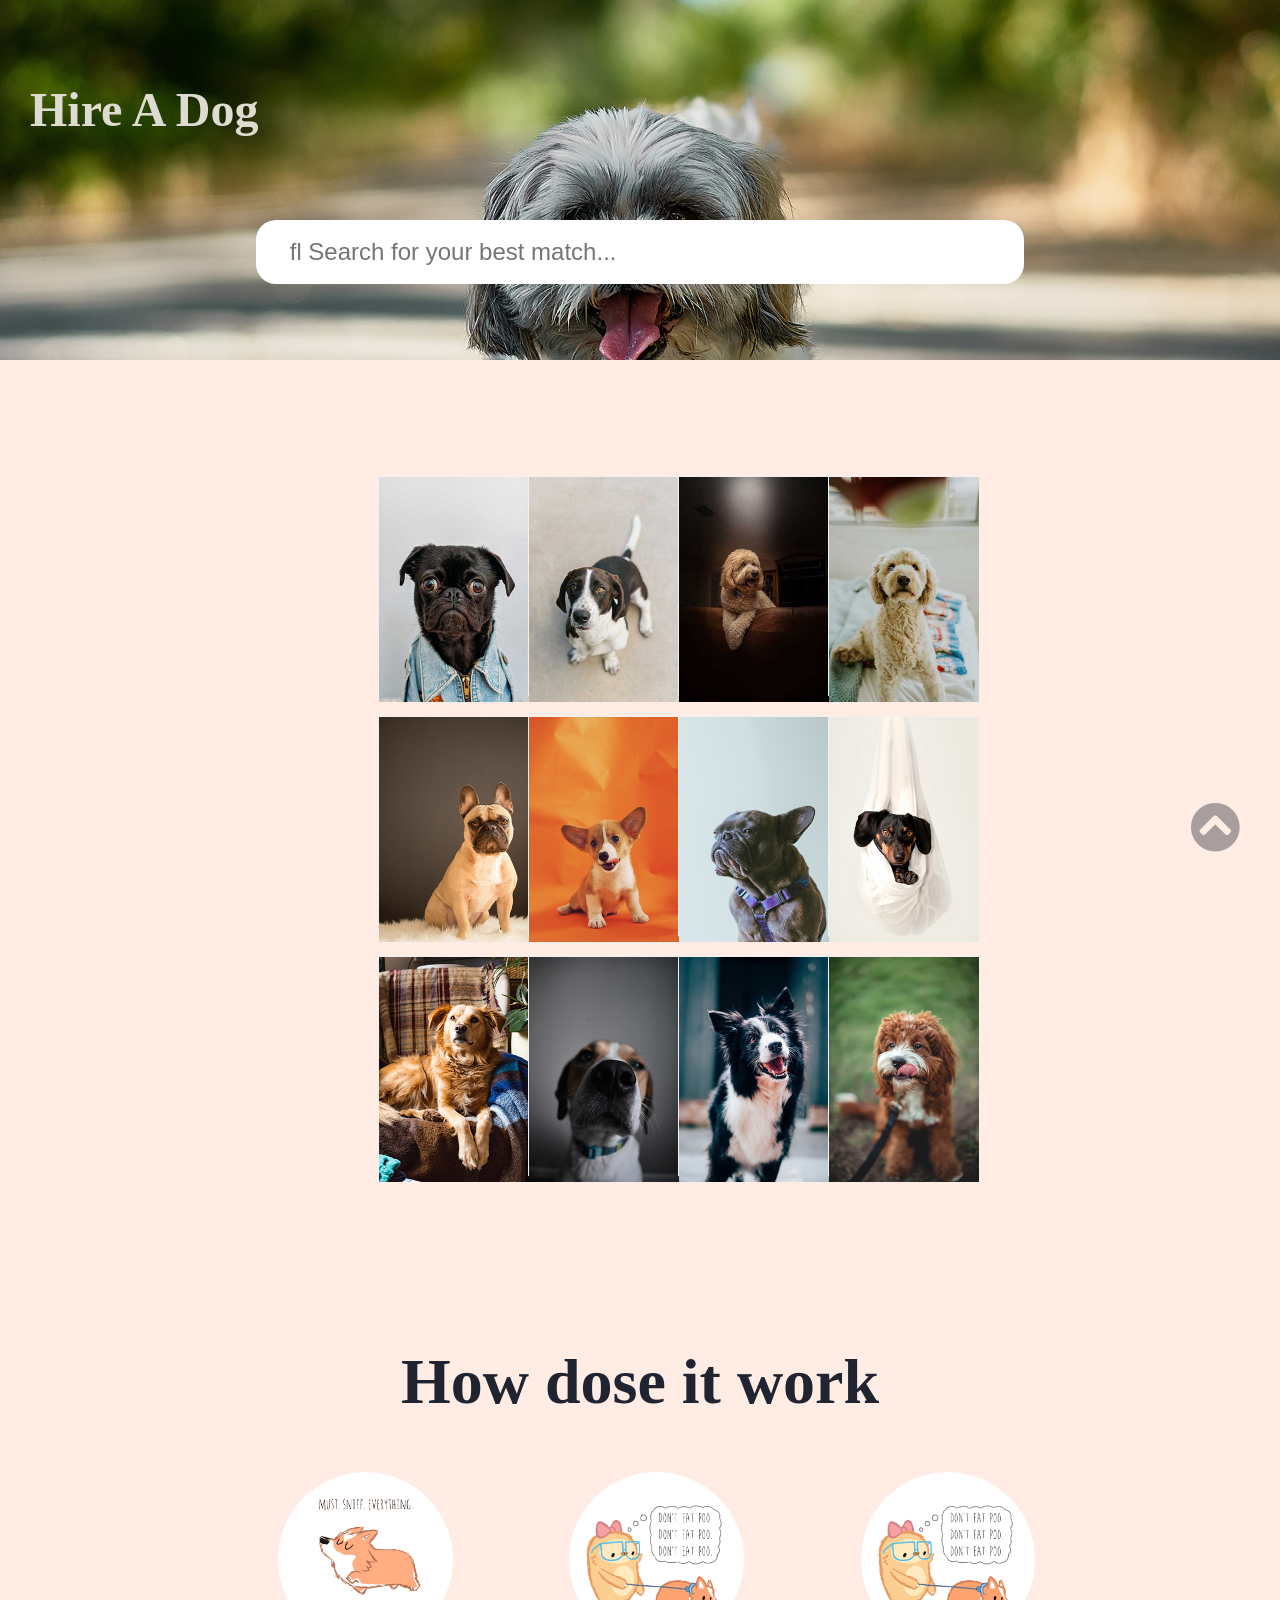
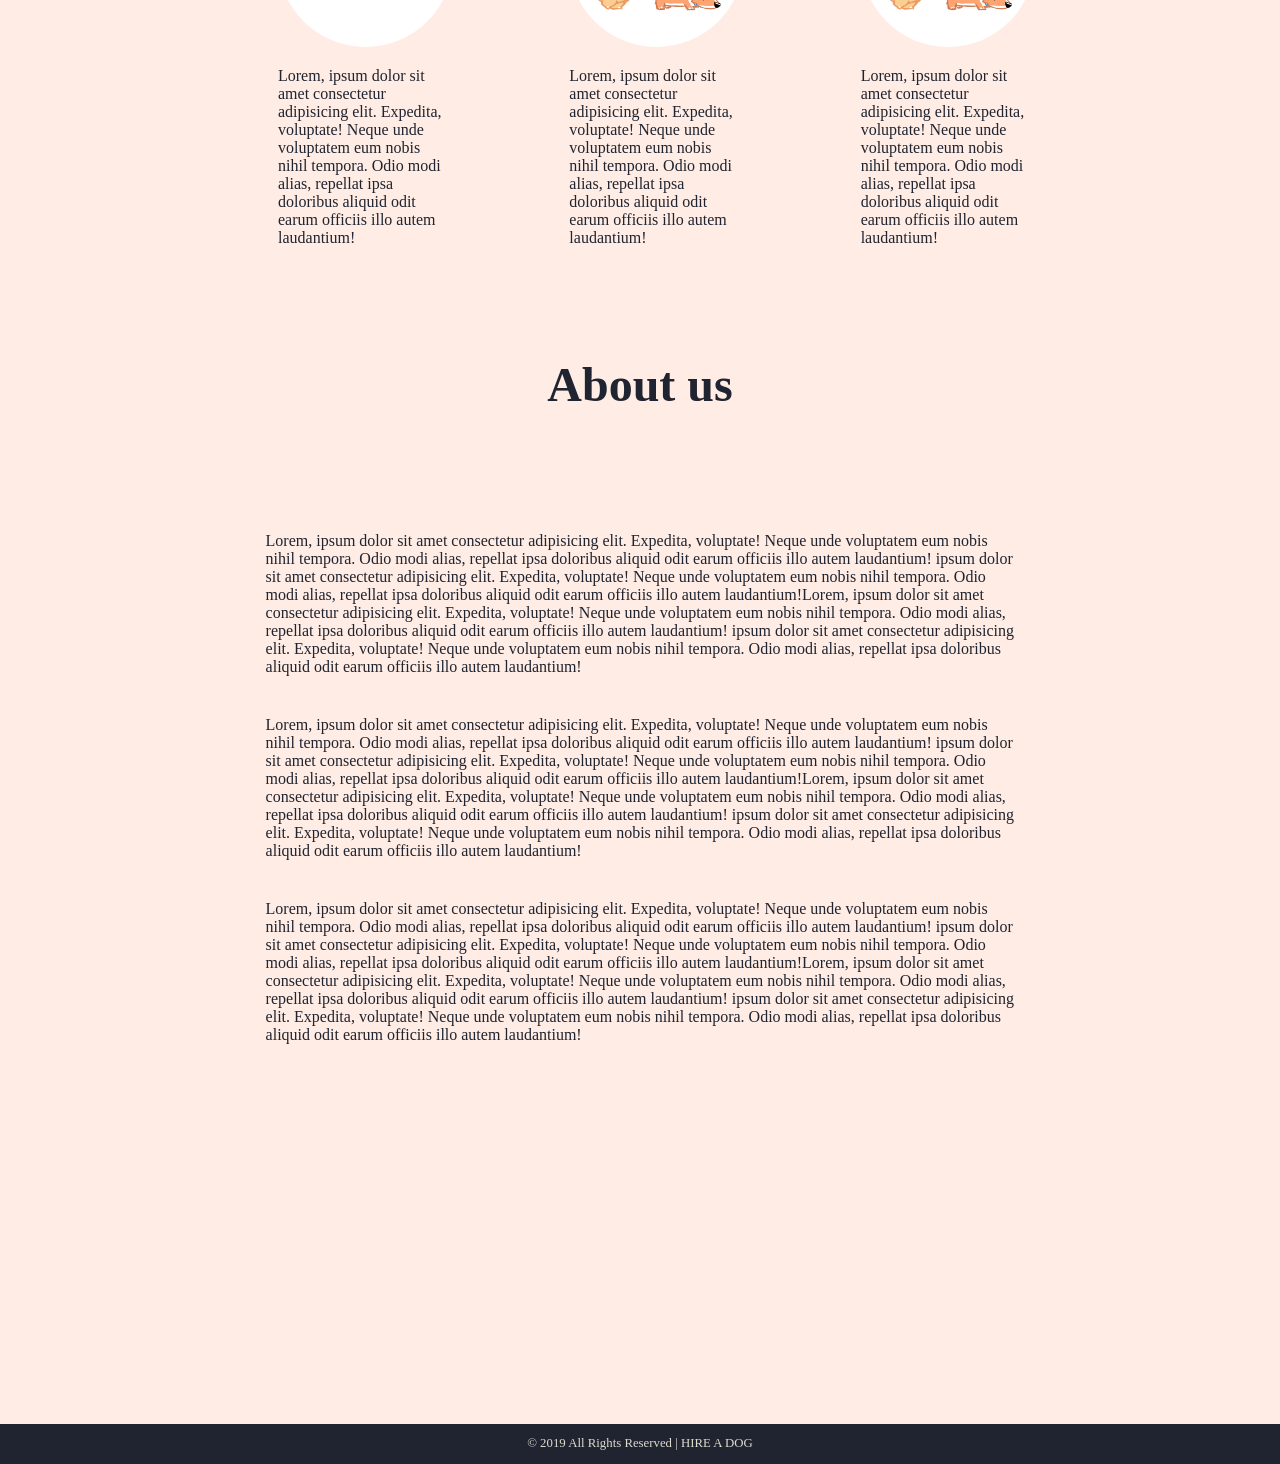
<file: index.html>
<!DOCTYPE html>
<html lang="en">
  <head>
    <meta charset="UTF-8" />
    <meta name="viewport" content="width=device-width, initial-scale=1.0" />
    <link rel="stylesheet" href="./css/style.css" />
    <link rel="stylesheet" href="https://use.fontawesome.com/releases/v5.7.2/css/all.css">
    <link href="https://cdnjs.cloudflare.com/ajax/libs/font-awesome/4.7.0/css/font-awesome.min.css" rel="stylesheet"/>
    <script src="https://ajax.googleapis.com/ajax/libs/jquery/3.3.1/jquery.min.js"></script>
    <link rel="shortcut icon" type="image/png" href="./image/favicon.ico" />
    <script  src="./Javascript/script.js"></script>

    <title>Hire A Dog</title>

  </head>
  <body>

    <div class="header">
        <div class="header-img"></div>
    </div>
    
    <!-- Search bar -->
    <input
      style="font-family:Arial, FontAwesome"
      type="text"
      id="mySearch"
      onkeyup="myFunction()"
      placeholder="    &#xF002; Search for your best match..."
      title="Type in a category"
    />
    <!-- end of the Search bar -->


    <h1 id="h1">Hire A Dog</h1>



    <!-- The dogs container -->

    <div class="container">
      <ul id="myMenu">
        <!-- Friendly
              Tough
              Elegant
              Funny
              Sporty
              Cute
              International
              Classic
              General -->

        <li class="items">
          <div class="flip-card">
            <div class="flip-card-inner">
              <div class="flip-card-front">
                <img src=./image/1.jpg
                alt="Avatar" style="width:150px;height:auto;"><a href="#"
                  ><!-- Running Jumping Zumba  --></a>
              </div>
              <div class="flip-card-back">
                <h1 id="back-h1">BELLA</h1>
                <p>Sweet & Funny</p>
                <p>Running, Jumping, Zumba, </p>
                <a class="takeMe" href="form.html">Pick me.</a>
              </div>
            </div>
          </div>
        </li>


        <li class="items">
          <div class="flip-card">
            <div class="flip-card-inner">
              <div class="flip-card-front">
                <img src=./image/2.jpg alt="Avatar"
                style="width:150px;height:auto;"><a href="#"
                  ><!-- Eating sleeping TV Sporty --></a>
              </div>
              <div class="flip-card-back">
                <h1 id="back-h1">LUCY</h1>
                <p>Sleepy & Lazy</p>
                <p>Eating, sleeping, TV, Sporty</p>
                <a class="takeMe" href="form.html">Pick me.</a>
              </div>
            </div>
          </div>
        </li>



        <li class="items">
          <div class="flip-card">
            <div class="flip-card-inner">
              <div class="flip-card-front">
                <img src=./image/3.jpg alt="Avatar"
                style="width:150px;height:auto;"><a href="#"
                  ><!-- Running Elegant YOGA Tough--></a>
              </div>
              <div class="flip-card-back">
                <h1 id="back-h1">APOLLO</h1>
                <p>ACTIVE</p>
                <p>Running, Jumping, YOGA, Tough</p>
                <a class="takeMe" href="form.html">Pick me.</a>
              </div>
            </div>
          </div>
        </li>



        <li class="items">
          <div class="flip-card">
            <div class="flip-card-inner">
              <div class="flip-card-front">
                <img src=./image/4.jpg
                alt="Avatar" style="width:150px;height:auto;"><a href="#"
                  ><!-- Jumping Finding stuff Sporty --></a>
              </div>
              <div class="flip-card-back">
                <h1 id="back-h1">DAISY</h1>
                <p>CURIOUS</p>
                <p>Jumping, Finding stuff, Sporty</p>
                <a class="takeMe" href="form.html">Pick me.</a>
              </div>
            </div>
          </div>
        </li>

                          <!-- Start of row 2 -->

        <li class="items">
          <div class="flip-card">
            <div class="flip-card-inner">
              <div class="flip-card-front">
                <img src=./image/5.jpg
                alt="Avatar" style="width:150px;height:auto;"><a href="#"
                  ><!-- Running  Jumping Zumba General --></a>
              </div>
              <div class="flip-card-back">
                <h1 id="back-h1">BAILEY</h1>
                <p>Sweet & Funny</p>
                <p>Running, Jumping, Zumba, General</p>
                <a class="takeMe" href="form.html">Pick me.</a>
              </div>
            </div>
          </div>
        </li>


        <li class="items">
          <div class="flip-card">
            <div class="flip-card-inner">
              <div class="flip-card-front">
                <img src=./image/6.jpg alt="Avatar"
                style="width:150px;height:auto;"><a href="#"
                  ><!-- Eating sleeping TV Classic --></a>
              </div>
              <div class="flip-card-back">
                <h1 id="back-h1">MOLLY</h1>
                <p>Sleepy & Lazy</p>
                <p>Eating, sleeping, TV, Classic</p>
                <a class="takeMe" href="form.html">Pick me.</a>
              </div>
            </div>
          </div>
        </li>



        <li class="items">
          <div class="flip-card">
            <div class="flip-card-inner">
              <div class="flip-card-front">
                <img src=./image/7.jpg alt="Avatar"
                style="width:150px;height:auto;"><a href="#"
                  ><!-- Running Elegant YOGA  --></a>
              </div>
              <div class="flip-card-back">
                <h1 id="back-h1">SADIE</h1>
                <p>ACTIVE</p>
                <p>Running, Jumping, YOGA, </p>
                <a class="takeMe" href="form.html">Pick me.</a>
              </div>
            </div>
          </div>
        </li>



        <li class="items">
          <div class="flip-card">
            <div class="flip-card-inner">
              <div class="flip-card-front">
                <img src=./image/8.jpg
                alt="Avatar" style="width:150px;height:auto;"><a href="#"
                  ><!-- Jumping Finding stuff Classic --></a>
              </div>
              <div class="flip-card-back">
                <h1 id="back-h1">LOLA</h1>
                <p>CURIOUS</p>
                <p>Jumping, Finding stuff, Classic</p>
                <a class="takeMe" href="form.html">Pick me.</a>
              </div>
            </div>
          </div>
        </li>
                          <!-- Start of row 3 -->

        <li class="items">
          <div class="flip-card">
            <div class="flip-card-inner">
              <div class="flip-card-front">
                <img src=./image/9.jpg
                alt="Avatar" style="width:150px;height:auto;"><a href="#"
                  ><!-- Running  Jumping Zumba General --></a>
              </div>
              <div class="flip-card-back">
                <h1 id="back-h1">TODY</h1>
                <p>Sweet & Funny</p>
                <p>Running, Jumping, Zumba, General</p>
                <a class="takeMe" href="form.html">Pick me.</a>
              </div>
            </div>
          </div>
        </li>


        <li class="items">
          <div class="flip-card">
            <div class="flip-card-inner">
              <div class="flip-card-front">
                <img src=./image/10.jpg alt="Avatar"
                style="width:150px;height:auto;"><a href="#"
                  ><!-- Elegant sleeping TV Cute --></a>
              </div>
              <div class="flip-card-back">
                <h1 id="back-h1">BAILEY</h1>
                <p>Sleepy & Lazy</p>
                <p>Eating, sleeping, TV, Cute</p>
                <a class="takeMe" href="form.html">Pick me.</a>
              </div>
            </div>
          </div>
        </li>



        <li class="items">
          <div class="flip-card">
            <div class="flip-card-inner">
              <div class="flip-card-front">
                <img src=./image/11.jpg alt="Avatar"
                style="width:150px;height:auto;"><a href="#"
                  ><!-- Running Jumping YOGA Friendly --></a>
              </div>
              <div class="flip-card-back">
                <h1 id="back-h1">MAX</h1>
                <p>ACTIVE</p>
                <p>Running, Jumping, YOGA, Friendly</p>
                <a class="takeMe" href="form.html">Pick me.</a>
              </div>
            </div>
          </div>
        </li>



        <li class="items">
          <div class="flip-card">
            <div class="flip-card-inner">
              <div class="flip-card-front">
                <img src=./image/12.jpg
                alt="Avatar" style="width:150px;height:auto;"><a href="#"
                  ><!-- Jumping Finding stuff Cute --></a>
              </div>
              <div class="flip-card-back">
                <h1 id="back-h1">RUSTY</h1>
                <p>CURIOUS</p>
                <p>Jumping, Finding stuff, Cute</p>
                <a class="takeMe" href="form.html">Pick me.</a>
              </div>
            </div>
          </div>
        </li>



      </ul>
    </div>

   
      <!-- End of the dogs container -->



    <h2 id="h2">How dose it work</h2>

    <section id="how-work-sec">

      <div class="stage">
        <img class="stage-img" src="./image/gif/1.gif" />
        <span class="stage-tex">Lorem, ipsum dolor sit amet consectetur adipisicing elit. Expedita,
          voluptate! Neque unde voluptatem eum nobis nihil tempora. Odio modi
          alias, repellat ipsa doloribus aliquid odit earum officiis illo autem
          laudantium!</span>
      </div>
      <div class="stage">
        <img class="stage-img" src="./image/gif/2.gif" />
        <span class="stage-tex">Lorem, ipsum dolor sit amet consectetur adipisicing elit. Expedita,
          voluptate! Neque unde voluptatem eum nobis nihil tempora. Odio modi
          alias, repellat ipsa doloribus aliquid odit earum officiis illo autem
          laudantium!</span>
      </div>
      <div class="stage">
        <img class="stage-img" src="./image/gif/2.gif" />
        <span class="stage-tex">Lorem, ipsum dolor sit amet consectetur adipisicing elit. Expedita,
          voluptate! Neque unde voluptatem eum nobis nihil tempora. Odio modi
          alias, repellat ipsa doloribus aliquid odit earum officiis illo autem
          laudantium!</span>
      </div>
    </section> 










    <h2 id="h3">About us</h2>

    <section id="about-us">

      <div class="about-us-block">
        
        <span class="about-us-tex">Lorem, ipsum dolor sit amet consectetur adipisicing elit. Expedita,
          voluptate! Neque unde voluptatem eum nobis nihil tempora. Odio modi
          alias, repellat ipsa doloribus aliquid odit earum officiis illo autem
          laudantium! ipsum dolor sit amet consectetur adipisicing elit. Expedita,
          voluptate! Neque unde voluptatem eum nobis nihil tempora. Odio modi
          alias, repellat ipsa doloribus aliquid odit earum officiis illo autem
          laudantium!Lorem, ipsum dolor sit amet consectetur adipisicing elit. Expedita,
          voluptate! Neque unde voluptatem eum nobis nihil tempora. Odio modi
          alias, repellat ipsa doloribus aliquid odit earum officiis illo autem
          laudantium! ipsum dolor sit amet consectetur adipisicing elit. Expedita,
          voluptate! Neque unde voluptatem eum nobis nihil tempora. Odio modi
          alias, repellat ipsa doloribus aliquid odit earum officiis illo autem
          laudantium!</span>
      </div>
      <div class="about-us-block">
        
        <span class="about-us-tex">Lorem, ipsum dolor sit amet consectetur adipisicing elit. Expedita,
          voluptate! Neque unde voluptatem eum nobis nihil tempora. Odio modi
          alias, repellat ipsa doloribus aliquid odit earum officiis illo autem
          laudantium! ipsum dolor sit amet consectetur adipisicing elit. Expedita,
          voluptate! Neque unde voluptatem eum nobis nihil tempora. Odio modi
          alias, repellat ipsa doloribus aliquid odit earum officiis illo autem
          laudantium!Lorem, ipsum dolor sit amet consectetur adipisicing elit. Expedita,
          voluptate! Neque unde voluptatem eum nobis nihil tempora. Odio modi
          alias, repellat ipsa doloribus aliquid odit earum officiis illo autem
          laudantium! ipsum dolor sit amet consectetur adipisicing elit. Expedita,
          voluptate! Neque unde voluptatem eum nobis nihil tempora. Odio modi
          alias, repellat ipsa doloribus aliquid odit earum officiis illo autem
          laudantium!</span>
      </div>
      <div class="about-us-block">
        
        <span class="about-us-tex">Lorem, ipsum dolor sit amet consectetur adipisicing elit. Expedita,
          voluptate! Neque unde voluptatem eum nobis nihil tempora. Odio modi
          alias, repellat ipsa doloribus aliquid odit earum officiis illo autem
          laudantium! ipsum dolor sit amet consectetur adipisicing elit. Expedita,
          voluptate! Neque unde voluptatem eum nobis nihil tempora. Odio modi
          alias, repellat ipsa doloribus aliquid odit earum officiis illo autem
          laudantium!Lorem, ipsum dolor sit amet consectetur adipisicing elit. Expedita,
          voluptate! Neque unde voluptatem eum nobis nihil tempora. Odio modi
          alias, repellat ipsa doloribus aliquid odit earum officiis illo autem
          laudantium! ipsum dolor sit amet consectetur adipisicing elit. Expedita,
          voluptate! Neque unde voluptatem eum nobis nihil tempora. Odio modi
          alias, repellat ipsa doloribus aliquid odit earum officiis illo autem
          laudantium!</span>
      </div>
    </section> 

    





    <footer>
      <p>&copy; 2019 All Rights Reserved | HIRE A DOG</p>
    </footer>




    <button id="backToTop">
      <i class="fas fa-chevron-circle-up"></i>
    </button>



  </body>
</html>
</file>
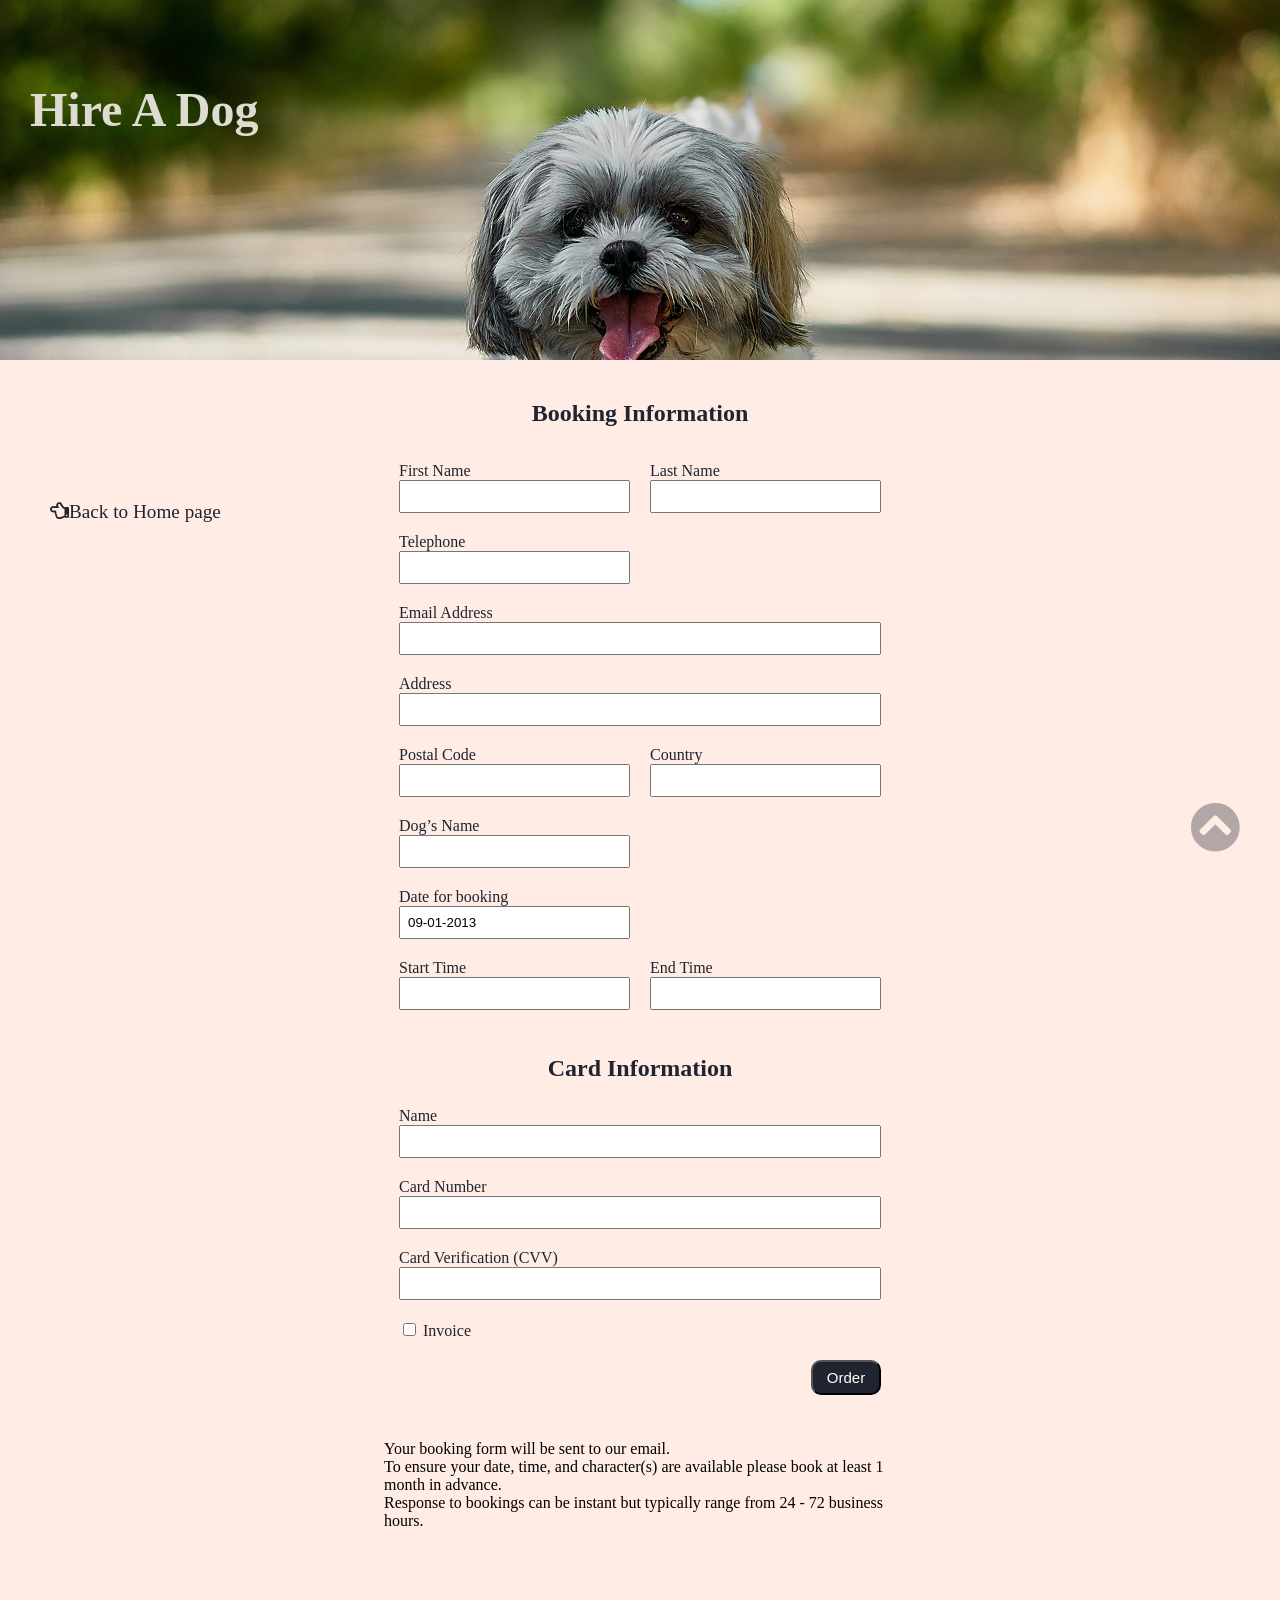
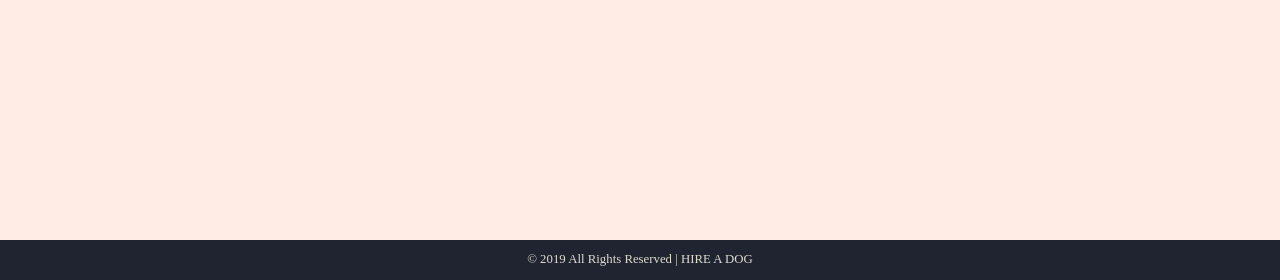
<file: form.html>
<!DOCTYPE html>
<html lang="en">
  <head>
    <meta charset="UTF-8" />
    <meta name="viewport" content="width=device-width, initial-scale=1.0" />
    <link rel="stylesheet" href="./css/style.css" />
    <link rel="stylesheet" href="https://use.fontawesome.com/releases/v5.7.2/css/all.css">
    <link href="https://cdnjs.cloudflare.com/ajax/libs/font-awesome/4.7.0/css/font-awesome.min.css" rel="stylesheet"/>
    <script src="https://ajax.googleapis.com/ajax/libs/jquery/3.3.1/jquery.min.js"></script>
    <link rel="shortcut icon" type="image/png" href="./image/favicon.ico" />
    <script  src="./Javascript/script.js"></script>

    <title>Hire A Dog</title>
  
  </head>

  <body>
    <header class="header">
      <div class="header-img"></div>
      <h1 id="h1-form">Hire A Dog</h1>
    </header>
    
    <li class="back"><a href="./index.html"><i class="far fa-hand-point-left"></i>Back to Home page</a></li>

    
    <main>
      <h2 id="rubrik1">Booking Information</h2>
      <div id="form1">
        <div id="item1">
          <label for="fname">First Name</label><br />
          <input type="text" name="fname" id="fname" />
        </div>
        <div id="item2">
          <label for="lname">Last Name</label><br />
          <input type="text" name="lname" id="lname" />
        </div>
        <div id="item3">
          <label for="tphone">Telephone</label><br />
          <input type="text" name="tphone" id="tphone" />
        </div>
        <div id="item4">
          <label for="email">Email Address</label><br />
          <input type="text" name="email" id="email" />
        </div>
        <div id="item5">
          <label for="address">Address</label><br />
          <input type="text" name="address" id="address" />
        </div>
        <div id="item6">
          <label for="pcode">Postal Code</label><br />
          <input type="text" name="pcode" id="pcode" />
        </div>
        <div id="item7">
          <label for="country">Country</label><br />
          <input type="text" name="country" id="country" />
        </div>
        <div id="item8">
          <label for="shero">Dog’s Name</label><br />
          <input type="text" name="shero" id="shero" />
        </div>
        <div id="item9">
          <label for="date">Date for booking</label><br />
          <input
            type="text"
            id="date"
            data-format="DD-MM-YYYY"
            data-template="D MMM YYYY"
            name="date"
            value="09-01-2013"
          />
        </div>
        <div id="item10">
          <label for="datetime1">Start Time</label><br />
          <input
            type="text"
            id="time1"
            data-format="HH:mm"
            data-template="HH : mm"
            name="datetime1"
          />
        </div>
        <div id="item11">
          <label for="datetime2">End Time</label><br />
          <input
            type="text"
            id="time2"
            data-format="HH:mm"
            data-template="HH : mm"
            name="datetime2"
          />
        </div>
      </div>


      
      <h2 id="rubrik2">Card Information</h2>

      <div id="form2">
        <div id="item12">
          <label for="name">Name</label><br />
          <input type="text" name="name" id="name" />
        </div>
        <div id="item13">
          <label for="cnumber">Card Number</label><br />
          <input type="text" name="cnumber" id="cnumber" />
        </div>
        <div id="item14">
          <label for="cveri">Card Verification (CVV)</label><br />
          <input type="text" name="cveri" id="cveri" />
        </div>
        <div id="item15">
          <input type="checkbox" name="invoice" id="invoice" />
          <label for="invoice">Invoice</label>
        </div>
        <div id="item16">
          <input type="submit" name="order" id="order" value="Order" />
        </div>
      </div>
      <p id="text0">
        Your booking form will be sent to our email. <br />
        To ensure your date, time, and character(s) are available please book at
        least 1 month in advance. <br />
        Response to bookings can be instant but typically range from 24 - 72
        business hours.
      </p>
      
    </div>
  </main>




    <button id="backToTop">
        <i class="fas fa-chevron-circle-up"></i>
      </button>

      
    <footer>
      <p>&copy; 2019 All Rights Reserved | HIRE A DOG</p>
    </footer>

  </body>
</html>
</file>
<file: css/style.css>
/* color harmony */
.color {
  color: #1f2430;
  color: #f4eeec;
  color: #dedbd0;
  color: #ffece4;
}
/* Font from google font */
@import url("https://fonts.googleapis.com/css?family=Righteous");

/* OBS!---------------MOBILE FIRST---------------- */

html,
body {
  height: 100%;
  margin: 0;
  padding: 0;
  scroll-behavior: smooth;
}

*,
*:before,
*:after {
  box-sizing: border-box;
}

/* Mobile first  */

body {
  padding: 0;
  background: #ffece4;
  font-family: "Righteous", cursive;
  display: flex;
  flex-direction: column;
  min-height: 100vh;
}

#backToTop {
  position: fixed;
  color: #1f2430;
  border: none;
  font-size: 50px;
  margin: 0;
  padding: 0;
  right: 50px;
  bottom: 60px;
  width: 40px;
  height: 40px;
}



.header-img {
  background-image: url(../image/header2.jpg);
  background-size: cover;
  background-repeat: no-repeat;
  background-position: center;
  height: 50vmin;
  width: 100%;
  position: relative;
  z-index: -10;
}

#mySearch {
  width: 80%;
  height: 3rem;
  border-radius: 20px;
  margin-left: auto;
  margin-right: auto;
  position: absolute;
  top: 180px;
  left: 10%;
  border: none;
}

h2,
h1 {
  color: #1f2430;
  text-align: center;
}

#h1 {
  position: absolute;
  top: 230px;
  text-align: center;
  left: 0;
  right: 0;
}

.responsive {
  width: 100%;
  height: auto;
}

.container {
  position: relative;
  top: 100px;
}

.items {
  width: 50%;
  height: auto;
  margin: 0 auto;
  padding-bottom: 20px;
}

li {
  list-style: none;
}






/* The flip card container  */
.flip-card {
  background-color: transparent;
  width: 150px;
  height: 220px;
  border: 1px solid #f1f1f1;
  perspective: 1000px; /* 3D effect */
}

/* This container is needed to position the front and back side */
.flip-card-inner {
  position: relative;
  width: 100%;
  height: 100%;
  text-align: center;
  transition: transform 0.8s;
  transform-style: preserve-3d;
}

/* Do an horizontal flip when you move the mouse over the flip box container */
.flip-card:hover .flip-card-inner {
  transform: rotateY(180deg);
}

/* Position the front and back side */
.flip-card-front,
.flip-card-back {
  position: absolute;
  width: 100%;
  height: 100%;
  backface-visibility: hidden;
}

/* Style the front side (fallback if image is missing) */
.flip-card-front {
  background-color: #bbb;
  color: black;
}

/* Style the back side */
.flip-card-back {
  background-color: #1f2430;
  color: white;
  transform: rotateY(180deg);
  display: grid;
}

/* End of the flip card container  */






#h2 {
  position: relative;
  top: 250px;
  padding-bottom: 300px;
  font-size: 3em;
}

#h3 {
  position: relative;
  top: 20px;
  font-size: 3em;
}
#how-work-sec {
  margin: 0;
  top: 25rem;
}

.stage {
  width: 100%;
  top: 50px;
}

.stage-img {
  width: 80%;
  margin: 0 auto;
  border-radius: 50%;
  display: flex;
  justify-content: center;
}

.stage-tex {
  width: 60%;
  margin: 0 auto;
  padding-top: 20px;
  border-radius: 50%;
  color: #1f2430;
  display: flex;
  justify-content: center;
  padding-bottom: 100px;
}



#about-us {
  margin: 0;
  top: 25rem;
}

.about-us-block {
  display: flex;
  width: 90%;
  top: 0px;
  margin: 0 auto;
}


.about-us-tex {
  width: 100%;
  margin: 0 auto;
  padding-top: 20px;
  color: #1f2430;
  padding-bottom: 20px;
}


footer {
  background-color: #1f2430;
  width: 100%;
  position: relative;
  top: 40%;
  color: #dedbd0;
  text-align: center;
  font-size: 0.8em;
}


button {
  background-color: #ffece4;
  font-family: "Righteous", cursive;
  cursor: pointer;
}

.takeMe {
  background-color: #dedbd0;
  color: #1f2430;
  font-family: "Righteous", cursive;
  cursor: pointer;
  text-decoration: none;
}

#back-h1 {
  color: #ffece4;
}




/* form mobil start here*/




#h1-form{
  
    position: absolute;
    top: 10px;
    text-align: left;
    padding-left: 30px;
    left: 0;
    right: 0;
    font-size: 2em;
    color: #dedbd0;
  
}

.back{
position: relative;
top: 20px;
padding-bottom: 20px;
text-align:center ;
}


 .back a{

text-decoration: none;
color: #1f2430;
font-size: 1.2em;
}


#rubrik1,
#rubrik2 {
  position: relative;
  text-align: center;
  color: #1f2430;
}

#rubrik1 {
  top: 5px;
}
#form1,
#form2 {
  position: relative;
  width: 96%;
  margin: 0 2%;
}
#item1,
#item2,
#item3,
#item4,
#item5,
#item6,
#item7,
#item8,
#item9,
#item10,
#item11,
#item12,
#item13,
#item14,
#item15,
#item16 {
  padding: 5px;
}
label {
  color: #1f2430;
}
input {
  width: 100%;
  padding: 7px;
}

#form1 {
  top: 20px;
}
#rubrik2 {
  top: 80px;
}
#form2 {
  top: 150px;
}
#item16 {
  display: flex;
}
#item15 #invoice {
  width: auto;
  cursor: pointer;
}
#item16 #order {
  margin-left: auto;
  width: 70px;
  background-color: #1f2430;
  color: white;
  border-radius: 10px;
  font-family: "Bangers", cursive, Arial, Helvetica, sans-serif;
  font-size: 15px;
  cursor: pointer;
}

#text0 {
  
  position: relative;
  top: 200px;
  width: 90%;
  margin: 0 auto;
}

/* End of form mobil */



@media (min-width: 768px) {



  /* -------------DESKTOP VERSION--------------- */

  #backToTop {
    position: fixed;
    color: #1f2430;
    border: none;
    font-size: 50px;
    margin: 0;
    padding: 0;
    right: 50px;
    bottom: 60px;
    width: 40px;
    height: 40px;
  }

  

  .header-img {
    height: 40vmin;
    top: 0px;
  }

  #mySearch {
    width: 60%;
    height: 4rem;
    border-radius: 20px;
    margin-left: auto;
    margin-right: auto;
    position: absolute;
    top: 220px;
    left: 20%;
    font-size: 1.5em;
  }

  #h1 {
    position: absolute;
    top: 50px;
    text-align: left;
    padding-left: 30px;
    left: 0;
    right: 0;
    font-size: 3em;
    color: #dedbd0;
  }



  #myMenu {
    width:40% ;
    margin-left: 300px;
    
  }

  .container > ul {
    display: grid;
    grid-template-columns: 1fr 1fr 1fr 1fr ;
    padding-bottom: 80px;
    width: 0;
    z-index: -1;
    
  }

  /* ----------Flip card start here--------- */

  /* The flip card container  */
  .flip-card {
    background-color: transparent;
    width: 150px;
    height: 220px;
    border: 1px solid #f1f1f1;
    perspective: 1000px; /* 3D effect */
  }

  /* This container is needed to position the front and back side */
  .flip-card-inner {
    position: relative;
    width: 100%;
    height: 100%;
    text-align: center;
    transition: transform 0.8s;
    transform-style: preserve-3d;
  }

  /* Do an horizontal flip when you move the mouse over the flip box container */
  .flip-card:hover .flip-card-inner {
    transform: rotateY(180deg);
  }

  /* Position the front and back side */
  .flip-card-front,
  .flip-card-back {
    position: absolute;
    width: 100%;
    height: 100%;
    backface-visibility: hidden;
  }

  /* Style the front side (fallback if image is missing) */
  .flip-card-front {
    background-color: #bbb;
    color: black;
  }

  /* Style the back side */
  .flip-card-back {
    background-color: #1f2430;
    color: white;
    transform: rotateY(180deg);
    display: grid;
  }

  /* ----------Flip card end here--------- */



  #h2 {
    position: relative;
    top: 100px;
    font-size: 4em;
    padding-bottom: 100px;
  }

  #h3 {
    position: relative;
    padding-bottom: 80px;
    font-size: 3em;
  }
  #how-work-sec {
    margin: 0 10%;
    top: 18rem;
    display: flex;
    justify-content: center;
    padding-left: 150px;
  }

  .stage {
    width: 60%;
    top: 50px;
  }

  .stage-img {
    width: 60%;
    margin: 0;
    border-radius: 50%;
    display: flex;
    justify-content: center;
  }

  .stage-tex {
    width: 60%;
    margin: 0;
    padding-top: 20px;
    border-radius: 50%;
    color: #1f2430;
    display: flex;
    justify-content: center;
    padding-bottom: 50px;
  }


  #about-us {
    margin: 0;
    top: 25rem;
  }
  
  .about-us-block {
    display: flex;
    width: 90%;
    top: 0px;
    margin: 0 auto;
  }
  
  
  .about-us-tex {
    
    width: 65%;
    margin: 0 auto;
    padding-top: 20px;
    color: #1f2430;
    padding-bottom: 20px;
  }

  
  footer {
    background-color: #1f2430;
    width: 100%;
    position: relative;
    top: 40%; 
    color: #dedbd0;
    text-align: center;
    font-size: 0.8em;
  }




  /**** form start ****/





  #h1-form {
    position: absolute;
    top: 50px;
    text-align: left;
    padding-left: 30px;
    left: 0;
    right: 0;
    font-size: 3em;
    color: #dedbd0;
  }

  #form1,
  #form2 {
    width: 40%;
    margin: auto;
    height: auto;
    padding: 10px;
    display: grid;
    gap: 10px;
  }

  #rubrik1 {
    top: 20px;
  }
  #rubrik2 {
    top: 30px;
  }
  #form1 {
    top: 20px;
    grid-template-columns: 1fr 1fr;
    grid-template-rows: auto;
    grid-template-areas:
      "cell1 cell2" "cell3 ." "cell4 cell4" "cell5 cell5" "cell6 cell7" "cell8 ." "cell9 ."
      "cell10 cell11";
  }
  #item1 {
    grid-area: cell1;
  }
  #item2 {
    grid-area: cell2;
  }
  #item3 {
    grid-area: cell3;
  }
  #item4 {
    grid-area: cell4;
  }
  #item5 {
    grid-area: cell5;
  }
  #item6 {
    grid-area: cell6;
  }
  #item7 {
    grid-area: cell7;
  }
  #item8 {
    grid-area: cell8;
  }
  #item9 {
    grid-area: cell9;
  }
  #item10 {
    grid-area: cell10;
  }
  #item11 {
    grid-area: cell11;
  }

#form2 {
  top: 20px;
  grid-template-columns: 1fr;
  grid-template-rows: auto;
  grid-template-areas: "cell12" "cell13" "cell14" "cell15" "cell16";
}
#item12 {
  grid-area: cell12;
}
#item13 {
  grid-area: cell13;
}
#item14 {
  grid-area: cell14;
}
#item15 {
  grid-area: cell15;
}
#item16 {
  grid-area: cell16;
}

#text0 {
  
  position: relative;
  top: 50px;
  width: 40%;
  margin: 0 auto;
  
}

.back{
  position: fixed;
  top: 500px;
  left: 50px;
  
  
  }

.back a{
  
  text-decoration: none;
  color: #1f2430;
  font-size: 1.2em;
  line-height:1.2em;
  left: 50px;
  text-align:center ;
  
  }

/* Form desktop ends here */
}
</file>
